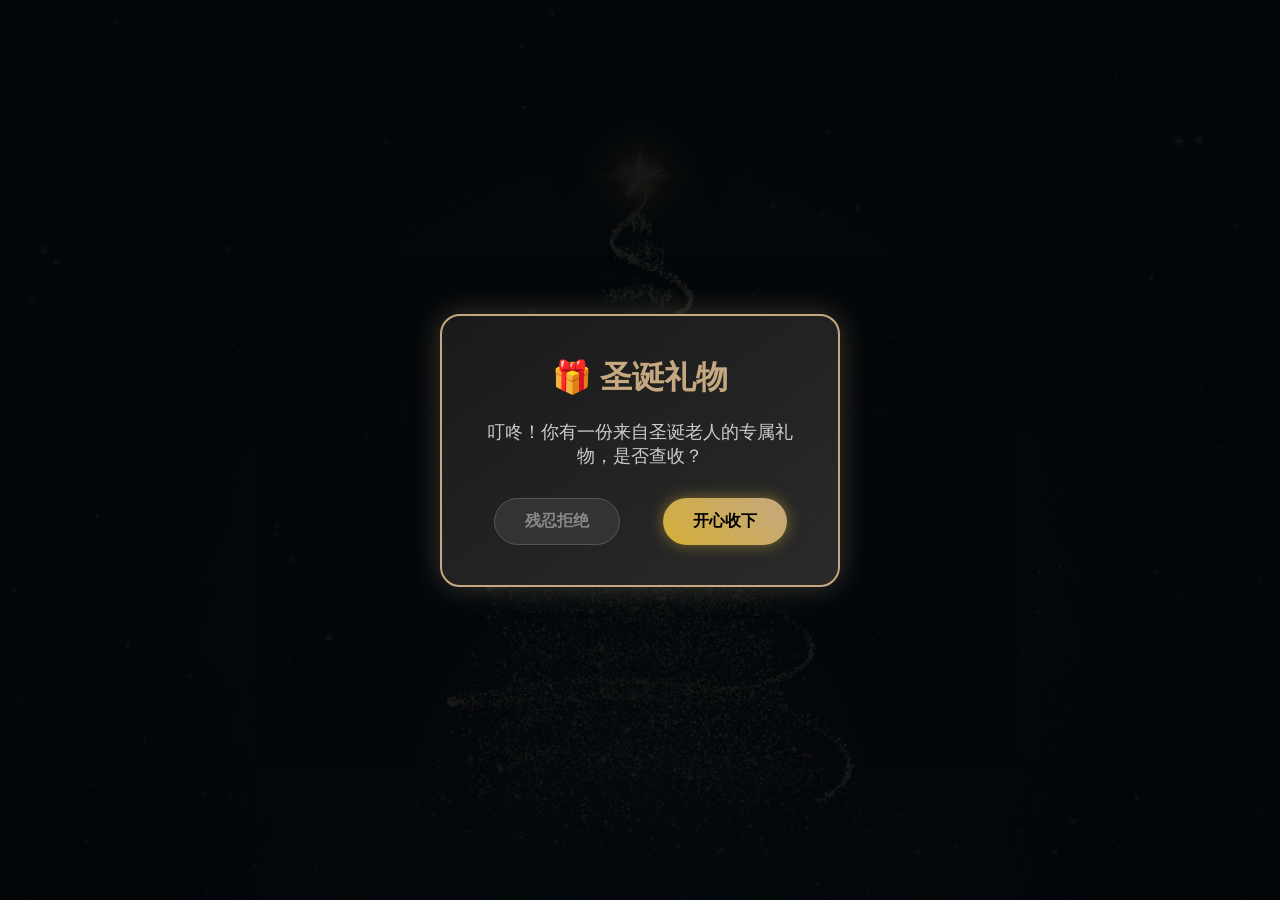
<file: index.html>
<!DOCTYPE html>
<html lang="zh-CN">

<head>
  <meta charset="UTF-8">
  <script>
    (() => {
      if (location.hash === "#tree") {
        history.replaceState(history.state, "", location.pathname + location.search);
        return;
      }
      const navigation = performance.getEntriesByType?.("navigation")[0];
      if (navigation && navigation.type !== "navigate") return;

      const now = Date.now();
      const trial = new URLSearchParams(location.search).get("try") === "winter-surprise"
        && now >= Date.parse("2026-11-23T07:29:00Z") && now < Date.parse("2026-11-23T08:00:00Z");
      const odds = trial ? 2 : 100000;
      const limit = Math.floor(2 ** 32 / odds) * odds;
      const word = new Uint32Array(1);
      // Discard the incomplete last bucket so every outcome has exactly equal weight.
      do {
        crypto.getRandomValues(word);
      } while (word[0] >= limit);
      if (word[0] % odds === 0) {
        location.replace(trial ? "./winter-surprise.html#trial-draw" : "./winter-surprise.html#draw");
        document.documentElement.hidden = true;
      }
    })();
  </script>
  <meta name="viewport" content="width=device-width, initial-scale=1.0">
  <title>🎄 圣诞树 🎄</title>
  <link rel="icon" href="data:,">
  <style>
    * {
      box-sizing: border-box;
      margin: 0;
      padding: 0;
    }

    body {
      margin: 0;
      height: 100vh;
      overflow: hidden;
      background: #050505;
      font-family: 'Segoe UI', Tahoma, Geneva, Verdana, sans-serif;
      color: #c5a880;
    }

    #three-canvas {
      display: block;
      position: absolute;
      top: 0;
      left: 0;
      width: 100%;
      height: 100%;
    }

    #start-modal {
      position: fixed;
      top: 0;
      left: 0;
      width: 100%;
      height: 100%;
      background: rgba(0, 0, 0, 0.95);
      z-index: 999;
      display: flex;
      flex-direction: column;
      justify-content: center;
      align-items: center;
      transition: opacity 1s ease;
    }

    .modal-content {
      background: linear-gradient(145deg, #1a1a1a, #2a2a2a);
      padding: 40px;
      border-radius: 20px;
      border: 2px solid #c5a880;
      box-shadow: 0 0 30px rgba(197, 168, 128, 0.3);
      text-align: center;
      max-width: 90%;
      width: 400px;
    }

    .modal-title {
      font-size: 2rem;
      color: #c5a880;
      margin-bottom: 20px;
      font-weight: bold;
    }

    .modal-text {
      font-size: 1.1rem;
      color: #ccc;
      margin-bottom: 30px;
    }

    .btn-group {
      display: flex;
      justify-content: space-around;
      gap: 20px;
      position: relative;
    }

    .btn {
      padding: 12px 30px;
      border: none;
      border-radius: 50px;
      font-size: 1rem;
      cursor: pointer;
      transition: all 0.3s ease;
      font-weight: bold;
      outline: none;
    }

    .btn-accept {
      background: linear-gradient(45deg, #d4af37, #c5a880);
      color: #000;
      box-shadow: 0 0 15px rgba(212, 175, 55, 0.5);
    }

    .btn-accept:hover {
      transform: scale(1.05);
      box-shadow: 0 0 25px rgba(212, 175, 55, 0.8);
    }

    .btn-reject {
      background: #333;
      color: #888;
      border: 1px solid #555;
    }

    /* 文本容器样式（保持原视觉效果） */
    .christmas-text-container {
      position: absolute;
      top: 10%;
      left: 50%;
      transform: translate(-50%, -50%);
      font-family: 'Brush Script MT', cursive;
      font-size: 4rem;
      background: linear-gradient(to bottom, #fff, #c5a880);
      -webkit-background-clip: text;
      -webkit-text-fill-color: transparent;
      text-shadow: 0 0 20px rgba(197, 168, 128, 0.5);
      z-index: 10;
      opacity: 0;
      pointer-events: none;
      text-align: center;
      width: 100%;
      transition: opacity 1s ease;
    }

    /* To刘媛：显示3秒 → 淡出隐藏（总时长4秒） */
    .fade-in-out {
      animation: fadeInOut 4s forwards ease-in-out;
    }

    /* Merry Christmas：基础淡入动画（无延迟，通过JS控制触发） */
    .fade-in {
      animation: fadeInText 3s forwards ease-in-out;
    }

    /* To刘媛动画：0→1秒淡入 → 1→3秒保持显示 → 3→4秒淡出 */
    @keyframes fadeInOut {
      0% { opacity: 0; transform: translate(-50%, -30%); }
      25% { opacity: 1; transform: translate(-50%, -50%); }
      75% { opacity: 1; transform: translate(-50%, -50%); }
      100% { opacity: 0; transform: translate(-50%, -50%); }
    }

    /* Merry Christmas基础淡入动画 */
    @keyframes fadeInText {
      0% { opacity: 0; transform: translate(-50%, -30%); }
      100% { opacity: 1; transform: translate(-50%, -50%); }
    }

    .loading {
      color: white;
      position: absolute;
      top: 50%;
      left: 50%;
      transform: translate(-50%, -50%);
      z-index: 100;
    }

    @media (max-width: 600px) {
      .modal-content { width: 90%; padding: 20px; }
      .modal-title { font-size: 1.5rem; }
      .christmas-text-container { font-size: 2.5rem; top: 10%; }
    }
    body {
      background:
        radial-gradient(ellipse at 50% 84%, #3d302332, transparent 29%),
        radial-gradient(ellipse at 50% 100%, #102936 0%, #08141d 33%, transparent 65%),
        radial-gradient(ellipse at 50% 48%, #252218, #080e10 44%, #03070b 76%);
    }
    #tree-star {
      --star-size: 36px;
      position: absolute;
      left: 50%;
      top: 20%;
      z-index: 1;
      pointer-events: none;
      width: var(--star-size);
      height: var(--star-size);
      transform: translate(-50%, -50%);
      filter: drop-shadow(0 0 4px #ffc86d) drop-shadow(0 0 16px #eaa23c99);
    }
    #tree-star::before, #tree-star::after {
      position: absolute;
      content: "";
      inset: 0;
    }
    #tree-star::before {
      background: conic-gradient(from -17deg, #fff8c7, #eaa43b 15%, #fff9d9 30%, #d18a3b 46%, #fff0ae 62%, #bd7634 76%, #fff4bd 94%);
      clip-path: polygon(50% 0%, 61% 35%, 99% 36%, 68% 59%, 81% 97%, 50% 74%, 19% 97%, 31% 59%, 1% 36%, 39% 35%);
    }
    #tree-star::after {
      inset: -90%;
      background:
        radial-gradient(ellipse 48% 1.8% at 50% 50%, #ffe9a699, transparent),
        radial-gradient(ellipse 1.3% 44% at 50% 50%, #fff6bf99, transparent),
        radial-gradient(ellipse at center, #fff5b86e, #dda54718 32%, transparent 67%);
    }
    #start-modal { background: #030609eb; }
    .btn:focus-visible { outline: 2px solid #ffe9b6; outline-offset: 3px; }
    @media (prefers-reduced-motion: reduce) {
      .btn, #start-modal { transition-duration: .01ms; }
    }

  </style>
</head>

<body>
  <div class="loading">加载中...</div>
  <canvas id="three-canvas" aria-label="金色粒子圣诞树"></canvas>
  <span id="tree-star" aria-hidden="true"></span>
  <div id="start-modal">
    <div class="modal-content">
      <div class="modal-title">🎁 圣诞礼物</div>
      <p class="modal-text">叮咚！你有一份来自圣诞老人的专属礼物，是否查收？</p>
      <div class="btn-group" id="btn-container">
        <button class="btn btn-reject" id="btn-no">残忍拒绝</button>
        <button class="btn btn-accept" id="btn-yes">开心收下</button>
      </div>
    </div>
  </div>

  <!-- 两个独立文本元素 -->
  <div class="christmas-text-container" id="text-to">To 刘媛</div>
  <div class="christmas-text-container" id="text-merry">Merry Christmas</div>
  
  <audio id="christmas-music" preload="none" loop>
    <source src="https://files.freemusicarchive.org/storage-freemusicarchive-org/music/no_curator/Dott/This_Christmas/Dott_-_01_-_This_Christmas.mp3" type="audio/mpeg">
    您的浏览器不支持音频元素。
  </audio>

  <script>
    // Geometry is uploaded once. Each grain carries its own size, phase and material.
    function startChristmasScene() {
      let canvas = document.getElementById('three-canvas');
      const reduced = matchMedia('(prefers-reduced-motion: reduce)').matches;
      const compact = innerWidth < 650;
      const tau = Math.PI * 2;
      const data = [];
      let seed = 8172421;
      function random() {
        seed = (Math.imul(1664525, seed) + 1013904223) >>> 0;
        return seed / 4294967296;
      }
      function grain(x, y, z, color, diameter, type, brightness) {
        data.push(x, y, z, color[0], color[1], color[2], diameter, random() * tau, type, brightness);
      }
      const pine = [[.18,.46,.32], [.33,.63,.4], [.56,.65,.34], [.85,.69,.36], [1,.88,.59]];
      const gold = [[1,.60,.20], [1,.78,.38], [1,.89,.61], [1,.95,.79]];
      const baubles = [[1,.25,.24], [.96,.47,.27], [.28,.76,.69], [1,.82,.45]];
      const radius = depth => .345 * Math.pow(depth, .9) + .004;

      for (let tier = 0; tier < 17; tier++) {
        const depth = (tier + .65) / 17;
        const branches = Math.floor(7 + depth * 20);
        for (let branch = 0; branch < branches; branch++) {
          const phi = branch / branches * tau + tier * 2.4 + (random() - .5) * .17;
          const length = radius(depth) * (.84 + random() * .18);
          const drift = (random() - .5) * .026;
          const n = Math.ceil((compact ? 36 : 62) + depth * (compact ? 56 : 105));
          for (let i = 0; i < n; i++) {
            const u = .035 + .965 * Math.pow(random(), .72);
            const side = random() * 2 - 1;
            const wing = Math.sin(u * Math.PI) * (.48 + .52 * ((u * 12) % 1));
            const off = side * wing * (.007 + length * .24);
            const height = 1 - depth + drift - .036 * u + .016 * u ** 6 + (random() - .5) * (.014 + depth * .028);
            const illum = random() + .56 * u + .16 * Math.cos(phi);
            const shade = Math.max(0, Math.min(4, Math.floor(illum * 2.7)));
            grain(Math.cos(phi) * length * u - Math.sin(phi) * off, height,
              Math.sin(phi) * length * u + Math.cos(phi) * off, pine[shade],
              1.1 + random() ** 2.6 * 3.1, 0, .41 + .53 * u + random() * .32);
          }
        }
      }

      const ribbonCount = compact ? 3900 : 7300;
      for (let i = 0; i < ribbonCount; i++) {
        const t = Math.pow(random(), .83);
        const phi = t * tau * 5.06 + .7;
        const strand = i % 3;
        const a = phi + .026 * strand + (random() - .5) * .064;
        const r = radius(t) * 1.044 + .002 * strand + (random() - .5) * (.002 + t * .008);
        const y = 1.006 - t - Math.sin(phi * 2) * .016 * t + (strand - 1) * .003 + (random() - .5) * .007;
        grain(Math.cos(a) * r, y, Math.sin(a) * r, gold[i % 4], 1.3 + random() ** 2 * 2.8, 1, .62 + random() * .38);
      }
      for (let i = 0; i < (compact ? 160 : 280); i++) {
        const t = .075 + .9 * Math.sqrt(random());
        const a = random() * tau;
        const r = radius(t) * (.89 + random() * .13);
        grain(Math.cos(a) * r, 1 - t, Math.sin(a) * r, baubles[i % 4],
          3.1 + random() ** 2 * 5.5, 2, .8 + random() * .2);
      }
      for (let i = 0; i < (compact ? 2200 : 5200); i++) {
        const a = random() * tau;
        const near = i % 4 === 0;
        const r = near ? .14 + random() * .32 : Math.sqrt(random()) * 2.7;
        const color = near && random() < .64 ? [.95,.72,.4] : [.26,.64,.96];
        grain(Math.cos(a) * r, -.056 + random() * .019, Math.sin(a) * r,
          color, .95 + random() ** 2.8 * 4.6, 3, (near ? .83 : .68) * (.43 + random()));
      }
      for (let i = 0; i < (compact ? 165 : 340); i++) {
        grain(random(), random(), random(), [.81,.91,1], 1.2 + random() ** 4 * 8.3, 4, .43 + random() * .58);
      }
      const points = new Float32Array(data);
      const view = { width: 0, height: 0, unit: 0, base: 0, dpr: 1 };
      const star = document.getElementById('tree-star');
      let gl;
      try {
        gl = canvas.getContext('webgl', { alpha: true, antialias: false, depth: false, premultipliedAlpha: true });
      } catch {
        gl = null;
      }
      let draw;
      if (gl) {
        const vertex = `
          precision highp float;
          attribute vec3 position;
          attribute vec3 tint;
          attribute vec4 grain;
          uniform vec4 view;
          uniform vec4 motion;
          varying mediump vec3 color;
          varying mediump vec2 kind;
          void main() {
            float t = motion.x;
            float shape = grain.z;
            float wave = .5 + .5 * sin(grain.y + t * 1.7);
            vec2 screen;
            float scale;
            float shine;
            if (shape > 3.5) {
              scale = .65 + position.z;
              screen = vec2(fract(position.x + sin(t * .15 + grain.y) * .008) * view.x,
                            fract(position.y + t * (.012 + position.z * .018)) * view.y);
              shine = grain.w * (.63 + .37 * wave);
            } else {
              vec3 p = position;
              float a = shape < 2.5 ? motion.y : 0.0;
              float x = p.x * cos(a) + p.z * sin(a);
              float z = p.z * cos(a) - p.x * sin(a);
              scale = 3.4 / (3.4 - z * .55);
              screen = vec2(view.x * .5 + x * scale * view.z,
                       view.w - (p.y - z * .21) * scale * view.z);
              shine = grain.w * clamp(.82 + .53 * z,.43,1.2) * (.79 + .21 * wave);
              if (shape > .5 && shape < 1.5) {
                float pulse = .5 + .5 * cos(t * 1.95 - p.y * 15.5);
                shine *= .83 + .61 * pow(pulse, 5.0);
              }
            }
            gl_Position = vec4(screen.x * 2.0 / view.x - 1.0,1.0 - screen.y * 2.0 / view.y,0.0,1.0);
            gl_PointSize = max(1.0,grain.x * scale * motion.z * motion.w);
            color = tint * shine;
            kind = vec2(shape, grain.y);
          }`;
        const fragment = `
          precision mediump float;
          varying mediump vec3 color;
          varying mediump vec2 kind;
          void main() {
            vec2 p = gl_PointCoord * 2.0 - 1.0;
            float ds = dot(p,p);
            float light = exp(-3.5 * ds) * (1.0 - smoothstep(.50,1.0,ds));
            if (kind.x > 1.5 && kind.x < 2.5) {
              light += .52 * exp(-15. * ds) + .18 * exp(-18.*min(abs(p.x),abs(p.y))) * (1.-smoothstep(.35,1.,ds));
            }
            if (kind.x > 3.5) {
              float r = sqrt(ds);
              float arm = pow(abs(cos(3.0 * atan(p.y, p.x + .00001) + kind.y)), 8.0);
              light = (.58 * exp(-5.0 * ds) + .67 * arm) * (1.0 - smoothstep(.42, .98, r));
            }
            vec3 rgb = color * light;
            gl_FragColor = vec4(rgb, max(max(rgb.r, rgb.g),rgb.b));
          }`;
        function compile(type, code) {
          const shader = gl.createShader(type);
          gl.shaderSource(shader, code);
          gl.compileShader(shader);
          return shader;
        }
        const program = gl.createProgram();
        gl.attachShader(program, compile(gl.VERTEX_SHADER, vertex));
        gl.attachShader(program, compile(gl.FRAGMENT_SHADER, fragment));
        gl.linkProgram(program);
        if (gl.getProgramParameter(program, gl.LINK_STATUS)) {
          gl.useProgram(program);
          gl.bindBuffer(gl.ARRAY_BUFFER, gl.createBuffer());
          gl.bufferData(gl.ARRAY_BUFFER, points, gl.STATIC_DRAW);
          for (const [name, size, offset] of [['position',3,0], ['tint',3,3], ['grain',4,6]]) {
            const attribute = gl.getAttribLocation(program, name);
            gl.enableVertexAttribArray(attribute);
            gl.vertexAttribPointer(attribute, size, gl.FLOAT, false, 40, offset * 4);
          }
          const viewLocation = gl.getUniformLocation(program, 'view');
          const motionLocation = gl.getUniformLocation(program, 'motion');
          gl.enable(gl.BLEND);
          gl.blendFunc(gl.ONE, gl.ONE);
          gl.clearColor(0,0,0,0);
          draw = time => {
            gl.viewport(0, 0, canvas.width, canvas.height);
            gl.clear(gl.COLOR_BUFFER_BIT);
            gl.uniform4f(viewLocation, view.width, view.height, view.unit, view.base);
            gl.uniform4f(motionLocation, time, time * .095 + .47, view.dpr, Math.max(.78, Math.min(1.36, view.unit / 505)));
            gl.drawArrays(gl.POINTS, 0, points.length / 10);
          };
        }
      }
      function useCanvas() {
        if (gl) {
          const replacement = canvas.cloneNode(false);
          canvas.replaceWith(replacement);
          canvas = replacement;
        }
        const ctx = canvas.getContext('2d');
        const colors = [];
        for (let i = 0; i < points.length; i += 10) {
          colors.push('rgb(' + [3,4,5].map(k => Math.round(255 * points[i + k])).join(',') + ')');
        }
        draw = time => {
          ctx.setTransform(view.dpr,0,0,view.dpr,0,0);
          ctx.clearRect(0,0,view.width,view.height);
          ctx.globalCompositeOperation = 'lighter';
          const a = time * .095 + .47;
          const c = Math.cos(a), s = Math.sin(a);
          for (let i = 0; i < points.length; i += 20) {
            const x = points[i], y = points[i + 1], z = points[i + 2];
            const phase = points[i + 7], kind = points[i + 8];
            const depth = kind < 2.5 ? z * c - x * s : z;
            const scale = 3.4 / (3.4 - depth * .55);
            let sx = view.width * .5 + (kind < 2.5 ? x * c + z * s : x) * scale * view.unit;
            let sy = view.base - (y - depth * .21) * scale * view.unit;
            if (kind === 4) {
              sx = (x + Math.sin(time * .15 + phase) * .008) * view.width;
              sy = ((y + time * (.012 + z * .018)) % 1) * view.height;
            }
            const size = Math.max(.55, Math.min(4.5, points[i + 6] * .59 * scale * Math.max(.75,view.unit / 505)));
            ctx.fillStyle = colors[i / 10];
            ctx.globalAlpha = Math.min(1, points[i + 9] * (.77 + .23 * Math.sin(phase + time * 1.7)));
            ctx.fillRect(sx - size / 2, sy - size / 2, size, size);
          }
          ctx.globalAlpha = 1;
        };
      }
      if (!draw) useCanvas();
      if (gl) canvas.addEventListener('webglcontextlost', () => { useCanvas(); resize(); }, { once: true });
      let elapsed = 0, previous = 0, frame = 0, opened = false;
      function resize() {
        view.width = innerWidth;
        view.height = innerHeight;
        view.dpr = Math.min(devicePixelRatio || 1, compact ? 1.55 : 1.8);
        view.unit = Math.min(view.height * .645, view.width * 1.06);
        view.base = view.height * .525 + view.unit * .51;
        canvas.width = Math.round(view.width * view.dpr);
        canvas.height = Math.round(view.height * view.dpr);
        star.style.top = (view.base - view.unit * 1.021) + 'px';
        star.style.setProperty('--star-size', Math.max(25, view.unit * .079) + 'px');
        draw(elapsed);
      }
      function animate(stamp) {
        frame = 0;
        if (document.hidden || !opened) { previous = 0; return; }
        if (!gl && previous && stamp - previous < 32) {
          frame = requestAnimationFrame(animate);
          return;
        }
        elapsed += previous ? Math.min(.08, (stamp - previous) / 1000) : 0;
        previous = stamp;
        draw(elapsed);
        if (!reduced) frame = requestAnimationFrame(animate);
      }
      resize();
      document.getElementById('btn-yes').addEventListener('click', () => {
        opened = true;
        if (!reduced && !frame) frame = requestAnimationFrame(animate);
      }, { once: true });
      addEventListener('resize', resize);
      document.addEventListener('visibilitychange', () => {
        if (document.hidden) { cancelAnimationFrame(frame); frame = 0; previous = 0; }
        else if (opened && !frame && !reduced) frame = requestAnimationFrame(animate);
      });
      document.querySelector('.loading').style.display = 'none';
    }

    const modal = document.getElementById('start-modal');
    const btnYes = document.getElementById('btn-yes');
    const btnNo = document.getElementById('btn-no');
    const textTo = document.getElementById('text-to');
    const textMerry = document.getElementById('text-merry');
    const christmasMusic = document.getElementById('christmas-music');

    btnNo.addEventListener('mouseenter', moveButton);
    btnNo.addEventListener('click', () => {
        alert("骗你的，其实点了也没用！🎄🎄🎄");
    });

    function moveButton() {
        if(window.innerWidth < 768) return;
        const x = Math.random() * 100 - 50;
        const y = Math.random() * 100 - 50;
        btnNo.style.transform = `translate(${x}px, ${y}px)`;
    }

    btnYes.addEventListener('click', () => {
        modal.style.opacity = '0';
        christmasMusic.play().catch(e => console.log("自动播放被阻止:", e));

        setTimeout(() => {
            modal.style.display = 'none';
            // 1. 先触发To刘媛的显示+隐藏动画（总时长4秒）
            textTo.classList.add('fade-in-out');
            
            // 2. 延迟4秒（To刘媛完全消失后），触发Merry Christmas的显示动画
            setTimeout(() => {
              textMerry.classList.add('fade-in');
            }, 4000); // 4000毫秒 = To刘媛动画总时长
        }, 1000);
    });

    startChristmasScene();
  </script>
</body>
</html>
</file>
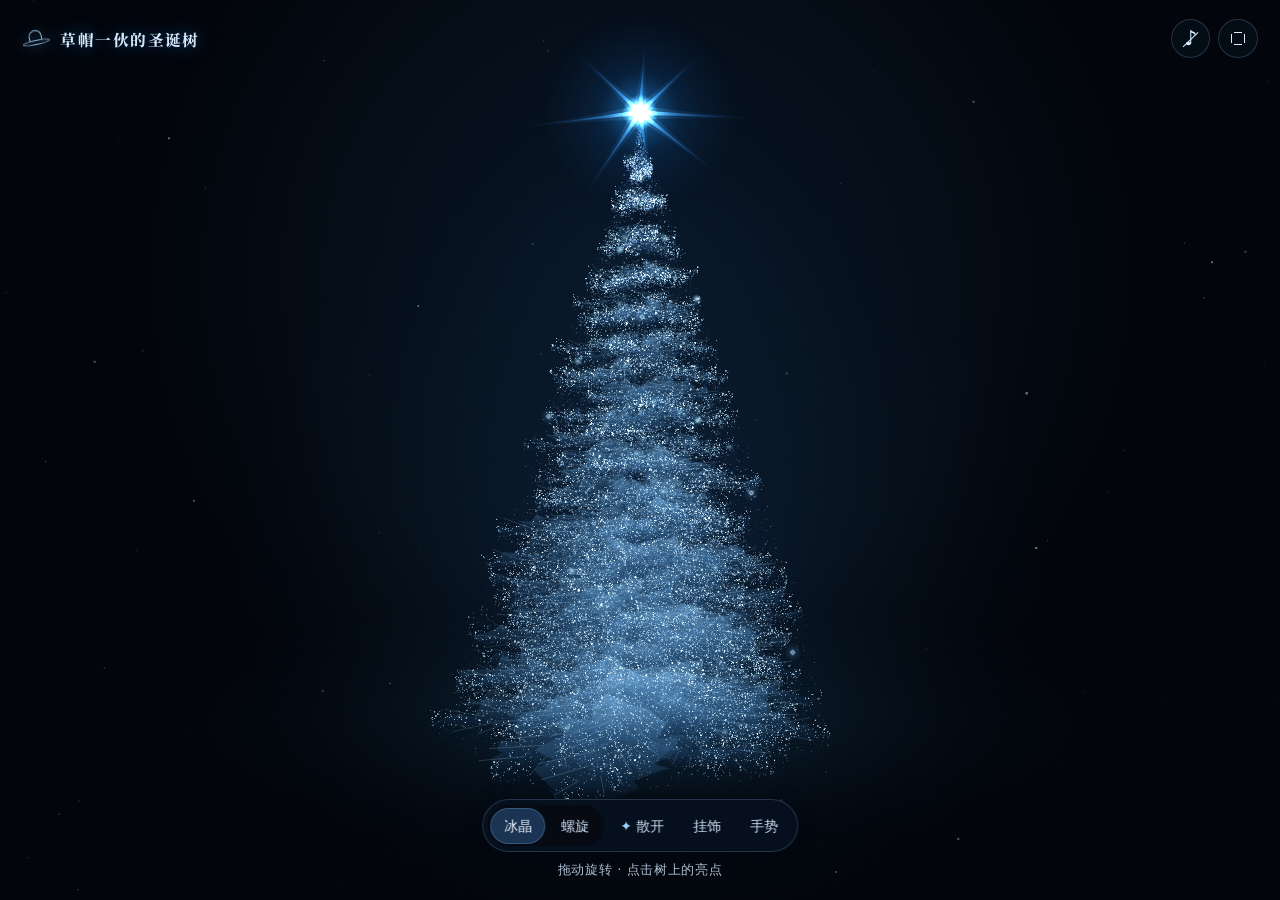
<file: straw-hat/index.html>
<!doctype html>
<html lang="zh-CN">
<head>
  <meta charset="utf-8">
  <meta name="viewport" content="width=device-width, initial-scale=1, viewport-fit=cover">
  <meta name="theme-color" content="#02050b">
  <meta name="description" content="冰蓝雪松和白色粒子螺旋。转动圣诞树，点开草帽一伙的十枚挂饰。">
  <title>草帽一伙的圣诞树 · 桑尼号圣诞夜</title>
  <link rel="icon" href="data:,">
  <link rel="stylesheet" href="./style.css">
  <script src="./ice-particles.js" defer></script>
  <script src="./scene.js" defer></script>
  <script src="./camera.js" defer></script>
  <script src="./app.js" defer></script>
</head>
<body>
  <div class="page">
    <header class="masthead">
      <h1 class="deck-name">
        <span class="hat-mark" aria-hidden="true"></span>
        草帽一伙的圣诞树
      </h1>
      <div class="masthead-actions">
        <button id="sound" class="round-button" type="button" title="开启音乐" aria-label="开启音乐" aria-pressed="false"><span class="music-icon" aria-hidden="true">♪</span></button>
        <button id="present" class="round-button" type="button" title="全屏展示" aria-label="全屏展示" aria-pressed="false"><span class="frame-icon" aria-hidden="true"></span></button>
      </div>
    </header>

    <main>
      <section id="stage" class="stage" aria-label="旋转圣诞树" tabindex="0" aria-describedby="stage-help">
        <canvas id="night" aria-hidden="true"></canvas>
        <canvas id="ice-cloud" aria-hidden="true"></canvas>
        <canvas id="tree" aria-hidden="true"></canvas>
        <img id="tree-poster" class="tree-poster" src="./ice-poster.jpg" alt="" aria-hidden="true">
        <div id="ornaments" class="ornaments" role="group" aria-label="船员挂饰"></div>
      </section>
      <div class="controls-area">
        <p id="feedback" class="feedback" role="status" hidden></p>
        <div class="controls">
          <div class="tree-shapes" role="group" aria-label="圣诞树形态">
            <button id="frost" class="pill" type="button" aria-pressed="true">冰晶</button>
            <button id="spiral" class="pill" type="button" aria-pressed="false">螺旋</button>
          </div>
          <button id="scatter" class="pill" type="button" aria-pressed="false"><span class="spark-icon" aria-hidden="true">✦</span><span>散开</span></button>
          <button id="crew-toggle" class="pill" type="button" aria-expanded="false" aria-controls="crew-gallery">挂饰</button>
          <button id="camera" class="pill" type="button" aria-pressed="false" aria-controls="camera-panel"><span>手势</span></button>
        </div>
        <p class="stage-help" id="stage-help">拖动旋转 · 点击树上的亮点</p>
      </div>
      <aside class="camera-panel" id="camera-panel" hidden aria-label="手势控制">
        <video id="camera-preview" muted playsinline hidden aria-label="本机摄像头预览"></video>
        <div>
          <p id="camera-status" role="status">正在开启手势控制</p>
          <p class="gesture-help" id="gesture-help" hidden>张手散开 · 握拳聚合 · 捏合选挂饰</p>
          <div id="camera-recovery" class="camera-recovery" hidden>
            <p>在地址栏左侧打开站点设置，把「摄像头」改为「询问」或「允许」，再回来重试。</p>
            <div class="camera-recovery-actions">
              <button id="camera-retry" class="pill" type="button">重试授权</button>
              <button id="camera-dismiss" class="pill" type="button">关闭</button>
            </div>
          </div>
        </div>
      </aside>
    </main>

    <section class="crew" id="crew-gallery" aria-labelledby="crew-heading" hidden>
      <div class="crew-header">
        <h2 id="crew-heading">草帽一伙</h2>
        <button class="round-button close-collection" id="close-collection" aria-label="关闭挂饰列表" type="button">×</button>
      </div>
      <div id="crew-list" class="crew-list" aria-label="船员挂饰"></div>
    </section>
  </div>

  <dialog class="crew-dialog" id="crew-dialog" aria-labelledby="crew-name">
    <article class="crew-card">
      <button class="round-button close-card" id="close-card" aria-label="关闭祝福" type="button" autofocus>×</button>
      <div id="crew-portrait" class="portrait featured" aria-hidden="true"></div>
      <p id="crew-role" class="role"></p>
      <h2 id="crew-name"></h2>
      <p id="crew-message" class="blessing"></p>
      <button class="pill" id="next-card" type="button">下一位伙伴</button>
    </article>
  </dialog>
  <noscript>开启 JavaScript 后，就可以转动圣诞树和查看船员挂饰。</noscript>
</body>
</html>
</file>
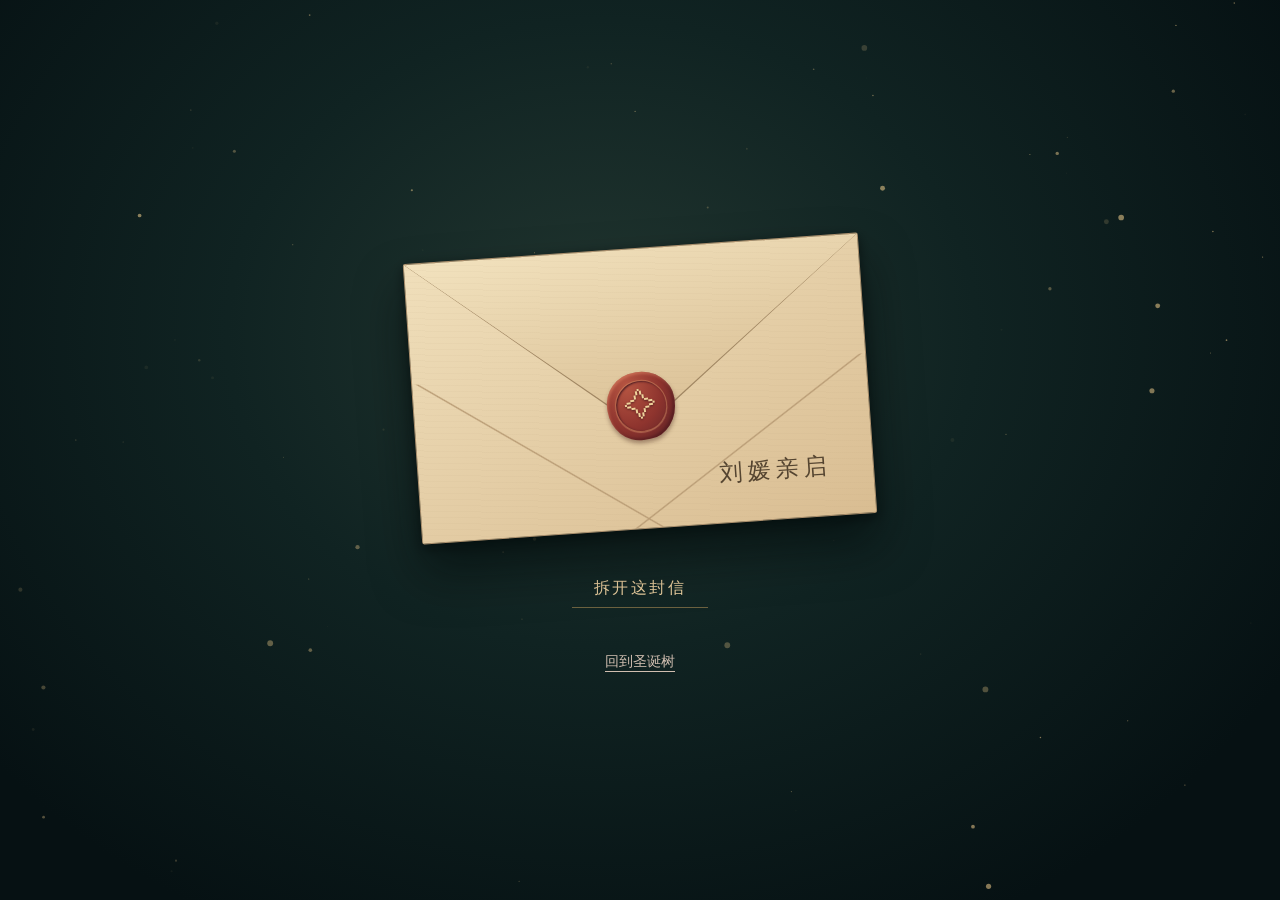
<file: winter-letter.html>
<!doctype html>
<html lang="zh-CN">
<head>
  <meta charset="utf-8">
  <meta name="viewport" content="width=device-width, initial-scale=1">
  <meta name="theme-color" content="#0a1717">
  <meta name="robots" content="noindex, nofollow">
  <title>藏在树梢的信</title>
  <link rel="icon" href="data:,">
  <style>
    :root {
      color-scheme: dark;
      --serif: "Songti SC", "STSong", "Noto Serif CJK SC", SimSun, Georgia, serif;
      --sans: system-ui, "Microsoft YaHei", sans-serif;
      --gold: #dfbc7b;
    }
    *, *::before, *::after { box-sizing: border-box; }
    body {
      margin: 0;
      color: #eee3c9;
      background: radial-gradient(ellipse at 47% 37%, #223630 0%, #102322 39%, #061113 83%);
      font-family: var(--sans);
    }
    #starlight { position: fixed; inset: 0; width: 100%; height: 100%; pointer-events: none; }
    main {
      position: relative;
      min-height: 100vh;
      min-height: 100svh;
      display: flex;
      flex-direction: column;
      align-items: center;
      justify-content: center;
      gap: clamp(1.4rem, 4vh, 2.5rem);
      padding: max(2.5rem, env(safe-area-inset-top)) 1.25rem max(1.5rem, env(safe-area-inset-bottom));
    }
    details { position: relative; width: min(100%, 32rem); }
    summary {
      display: block;
      width: 100%;
      list-style: none;
      cursor: pointer;
      -webkit-tap-highlight-color: transparent;
      touch-action: manipulation;
    }
    summary::-webkit-details-marker { display: none; }
    summary:focus-visible, .back:focus-visible { outline: 2px solid #f4d295; outline-offset: .4rem; border-radius: .3rem; }
    .parcel { display: grid; justify-items: center; gap: 2.5rem; padding-top: .7rem; }
    .envelope-art {
      position: relative;
      display: block;
      width: min(91%, 28.5rem);
      aspect-ratio: 1.62;
      transform: rotate(-4deg);
      background: linear-gradient(143deg, #e1c89d, #c0a071);
      border: 1px solid #ad906d;
      border-radius: .14rem;
      box-shadow: 0 1.8rem 3rem #02080894, 0 .25rem .75rem #030b0b7d;
      transition: transform .35s ease, box-shadow .35s ease;
      isolation: isolate;
    }
    summary:hover .envelope-art, summary:focus-visible .envelope-art {
      transform: translateY(-.25rem) rotate(-2deg);
      box-shadow: 0 2.3rem 3.3rem #02080891, 0 0 2rem #eac17b14;
    }
    .envelope-art::before {
      content: "";
      position: absolute;
      inset: 0;
      background:
        linear-gradient(34deg, transparent 49.5%, #b99c75 50%, transparent 50.5%) 0 100%/54% 57% no-repeat,
        linear-gradient(-34deg, transparent 49.5%, #b99c75 50%, transparent 50.5%) 100% 100%/54% 57% no-repeat,
        linear-gradient(154deg,#f0dfbb,#d9bd92);
    }
    .envelope-art::after, .paper::after {
      content: "";
      position: absolute;
      inset: 0;
      pointer-events: none;
      opacity: .25;
      background: repeating-linear-gradient(5deg, transparent 0 2px, #a58d6933 2px 3px, transparent 3px 6px);
    }
    .flap {
      position: absolute;
      inset: 0 0 35%;
      background: #a08662;
      clip-path: polygon(0 0, 100% 0, 50% 100%);
    }
    .flap::after {
      content: "";
      position: absolute;
      inset: 0 0 2px;
      clip-path: polygon(0 0, 100% 0, 50% 100%);
      background: linear-gradient(169deg,#f2e2be,#d8bd92 91%);
    }
    .seal {
      position: absolute;
      z-index: 1;
      left: 50%;
      top: 56%;
      transform: translate(-50%,-50%) rotate(-5deg);
      display: grid;
      place-items: center;
      width: 15%;
      aspect-ratio: 1;
      border-radius: 47% 50% 44% 46% / 47% 45% 52% 49%;
      background: radial-gradient(ellipse at 33% 18%,#b65542,#8e342e 53%,#632427 88%);
      box-shadow: inset 1px 2px 3px #f49a7470, inset -2px -2px 3px #4a171c99, 0 3px 4px #50312475;
    }
    .seal::before {
      content: "";
      position: absolute;
      inset: 12%;
      border-radius: 50%;
      border: 1px solid #d798696f;
      box-shadow: inset 1px 1px 2px #4d1d22, 0 1px 1px #d8916d88;
    }
    .seal::after {
      content: "✧";
      color: #efd29b;
      font: 2rem/1 Georgia, serif;
      text-shadow: 0 1px 2px #582222;
    }
    .addressee {
      position: absolute;
      right: 9%;
      bottom: 12%;
      color: #544430;
      font: 500 clamp(1.05rem, 4vw, 1.45rem)/1.4 var(--serif);
      letter-spacing: .22em;
    }
    .invitation {
      padding: .5rem 1.35rem;
      border-bottom: 1px solid #be995b88;
      color: #edd1a1;
      font-size: 1rem;
      letter-spacing: .16em;
    }
    .fold-again { display: none; }
    details[open] .parcel { display: none; }
    details[open] summary {
      position: absolute;
      z-index: 2;
      top: .65rem;
      right: .65rem;
      width: auto;
      padding: .6rem .7rem;
      color: #746242;
      font-size: .84rem;
    }
    details[open] summary:focus-visible { outline-color: #865d39; }
    details[open] .fold-again { display: inline; }
    .paper {
      position: relative;
      padding: clamp(2.4rem, 8vw, 3.85rem) clamp(1.4rem, 7vw, 3.2rem) 2.3rem;
      background: linear-gradient(122deg,#f7efdb,#ecdfbd);
      border: 1px solid #e6d1a9;
      box-shadow: 0 1.4rem 3.5rem #020a0a99;
      color: #403b31;
      font: 1.04rem/1.95 var(--serif);
    }
    details[open] .paper { animation: unfold .5s ease-out both; }
    .paper::before {
      content: "";
      position: absolute;
      inset: .48rem;
      pointer-events: none;
      border: 1px solid #baa2715e;
    }
    .paper > * { position: relative; z-index: 1; }
    h1 { margin: 0 0 1rem; font: 600 clamp(1.4rem,5vw,1.9rem)/1.5 var(--serif); }
    .paper p { margin: .9rem 0; }
    .paper .confession {
      margin: 1.3rem 0;
      color: #8b3433;
      font-size: clamp(1.65rem,6vw,2.2rem);
      font-weight: 600;
      letter-spacing: .08em;
    }
    .paper .closing { margin: 1rem 0 .1rem; text-align: right; color: #6a5842; }
    .back { padding: .5rem .6rem; color: #d0beb0; text-underline-offset: .32em; font-size: .9rem; }
    .back:hover { color: #f6dbad; }
    @keyframes unfold {
      from { opacity: 0; transform: translateY(.8rem) rotate(-1.4deg); }
      to { opacity: 1; transform: none; }
    }
    @media (max-width: 440px) {
      main { padding-inline: 1rem; }
      .seal::after { font-size: 1.6rem; }
    }
    @media (prefers-reduced-motion: reduce) {
      *, *::before, *::after { animation: none !important; transition: none !important; }
    }
  </style>
</head>
<body>
  <canvas id="starlight" aria-hidden="true"></canvas>
  <main>
    <details id="envelope">
      <summary id="open-letter">
        <span class="parcel">
          <span class="envelope-art" aria-hidden="true">
            <span class="flap"></span>
            <span class="seal"></span>
            <span class="addressee">刘媛亲启</span>
          </span>
          <span class="invitation">拆开这封信</span>
        </span>
        <span class="fold-again">收好信纸</span>
      </summary>
      <article id="letter" class="paper" aria-labelledby="salutation">
        <h1 id="salutation">刘媛，</h1>
        <p>要是今年能许一个小愿望，我想和你一起去看灯。天刚暗就出门，沿着亮起来的那条路慢慢走。</p>
        <p>其实去哪条街都好。我最期待的，是转过头时正好能看见你。</p>
        <p class="confession">我喜欢你。</p>
        <p>这句话藏在树上有一会儿了。很高兴，今晚拆开它的人是你。</p>
        <p class="closing">圣诞快乐。</p>
      </article>
    </details>
    <a class="back" href="./#tree">回到圣诞树</a>
  </main>
  <script>
    (() => {
      const canvas = document.getElementById("starlight");
      const ink = canvas.getContext("2d");
      if (!ink) return;
      const motion = matchMedia("(prefers-reduced-motion: reduce)");
      let width, height, frame, last = -100, time = 0;
      const beads = Array.from({ length: 80 }, () => ({
        x: Math.random(), y: Math.random(), radius: .5 + Math.random() ** 3 * 2.5,
        phase: Math.random() * Math.PI * 2, drift: .5 + Math.random() * .5
      }));
      function draw(now) {
        frame = 0;
        if (now - last >= 32 || motion.matches) {
          time += motion.matches ? 0 : Math.min((now - last) / 1000, .05);
          last = now;
          ink.clearRect(0, 0, width, height);
          ink.fillStyle = "#f3cf8e";
          for (const bead of beads) {
            const x = bead.x * width + Math.sin(time * .14 + bead.phase) * 9;
            const y = ((bead.y + time * .005 * bead.drift) % 1) * height;
            ink.globalAlpha = .3 + .25 * Math.sin(time * .8 + bead.phase);
            ink.beginPath();
            ink.arc(x, y, bead.radius, 0, Math.PI * 2);
            ink.fill();
          }
          ink.globalAlpha = 1;
        }
        if (!motion.matches && !document.hidden) frame = requestAnimationFrame(draw);
      }
      function resize() {
        if (frame) cancelAnimationFrame(frame);
        width = canvas.clientWidth;
        height = canvas.clientHeight;
        const scale = Math.min(1.75, devicePixelRatio || 1);
        canvas.width = Math.round(width * scale);
        canvas.height = Math.round(height * scale);
        ink.setTransform(scale, 0, 0, scale, 0, 0);
        last = -100;
        draw(performance.now());
      }
      window.addEventListener("resize", resize);
      motion.addEventListener?.("change", resize);
      document.addEventListener("visibilitychange", resize);
      resize();
    })();
  </script>
</body>
</html>
</file>
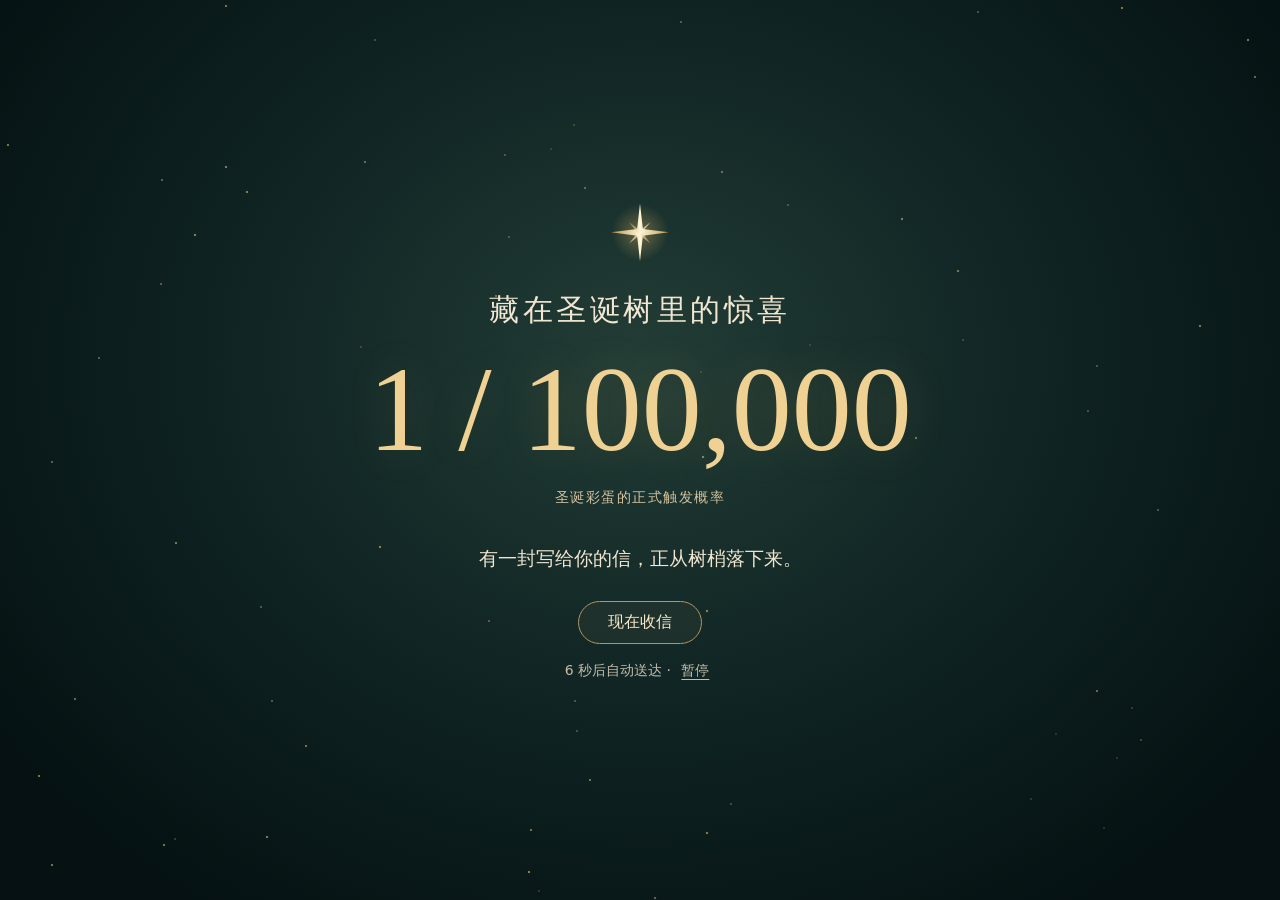
<file: winter-surprise.html>
<!doctype html>
<html lang="zh-CN">
<head>
  <meta charset="utf-8">
  <meta name="viewport" content="width=device-width, initial-scale=1">
  <meta name="theme-color" content="#091818">
  <meta name="robots" content="noindex,nofollow">
  <link rel="icon" href="data:,">
  <title>十万分之一的圣诞来信</title>
  <style>
    :root { color-scheme: dark; font-family: "Songti SC", "STSong", SimSun, Georgia, serif; }
    * { box-sizing: border-box; }
    body {
      margin: 0; min-height: 100vh; min-height: 100svh; display: grid; place-items: center;
      padding: 2rem 1rem; text-align: center; color: #f1e6d1;
      background: radial-gradient(ellipse at 50% 40%, #233d36, #102524 43%, #051112 87%);
    }
    main { position: relative; width: min(100%, 46rem); }
    .stars { position: fixed; inset: 0; overflow: hidden; pointer-events: none; }
    .stars i { position: absolute; width: 2px; height: 2px; border-radius: 50%; background: #f0d294; box-shadow: 0 0 5px #e9af677a; }
    .spark {
      position: relative; display: block; height: 3.6rem; width: 3.6rem; margin: 0 auto 1.8rem;
      background: radial-gradient(circle, #ffecb8 2%, #f1bf6649 15%, transparent 70%);
    }
    .spark::before, .spark::after {
      content: ""; position: absolute; inset: 0;
      background: linear-gradient(90deg, #b78f48, #fff6d6 50%, #bd964e);
      clip-path: polygon(50% 0,55% 44%,100% 50%,55% 56%,50% 100%,45% 56%,0 50%,45% 44%);
    }
    .spark::after { transform: rotate(45deg) scale(.53); opacity: .65; }
    h1 { margin: 0; font-size: clamp(1.23rem, 3.2vw, 1.85rem); font-weight: 500; letter-spacing: .12em; }
    .odds { margin: .7rem 0 0; font: 400 clamp(3.1rem, 10.8vw, 7.5rem)/1.14 Georgia, serif; color: #efd194; text-shadow: 0 0 2.7rem #e4ba632c; white-space: nowrap; }
    .caption, .trial, .delivery { font: .875rem/1.6 system-ui, sans-serif; }
    .caption { margin: .45rem 0 0; color: #d5c3a0; letter-spacing: .11em; }
    .trial { margin: .3rem 0 0; color: #decaa8; }
    .note { margin: 2.1rem 0 1.5rem; font-size: clamp(1rem, 3vw, 1.2rem); line-height: 1.8; }
    .receive {
      display: inline-block; border: 1px solid #b3955e; border-radius: 3rem; padding: .65rem 1.8rem;
      color: #f7e9c9; background: #dac1850c; font-size: 1rem; text-decoration: none;
    }
    .receive:hover, .receive:focus-visible { background: #dec18620; outline: 1px solid #efd49a; outline-offset: 3px; }
    .delivery { margin-top: .85rem; color: #c3bca9; }
    .delivery button { border: 0; background: transparent; color: inherit; font: inherit; text-decoration: underline; text-underline-offset: .23rem; cursor: pointer; }
    @media (prefers-reduced-motion: no-preference) {
      main { animation: reveal .8s ease-out both; }
      @keyframes reveal { from { opacity: 0; transform: translateY(.45rem); } to { opacity: 1; transform: none; } }
    }
  </style>
</head>
<body>
  <div class="stars" aria-hidden="true"></div>
  <main>
    <span class="spark" aria-hidden="true"></span>
    <h1 id="draw-heading">藏在圣诞树里的惊喜</h1>
    <p class="odds">1 / 100,000</p>
    <p class="caption">圣诞彩蛋的正式触发概率</p>
    <p class="trial" id="trial-note" hidden>本次体验的抽中概率为 1 / 2</p>
    <p class="note">有一封写给你的信，正从树梢落下来。</p>
    <a id="receive-letter" class="receive" href="./winter-letter.html?v=surprise">现在收信</a>
    <p class="delivery" id="delivery" hidden><span id="delivery-status">6 秒后自动送达</span> · <button type="button" id="pause">暂停</button></p>
  </main>
  <script>
    (() => {
      const trial = location.hash === "#trial-draw";
      if (trial || location.hash === "#draw") {
        document.getElementById("draw-heading").textContent = "你抽中了圣诞彩蛋";
        document.getElementById("trial-note").hidden = !trial;
      }
      const sky = document.querySelector(".stars");
      for (let n = 0; n < 66; n++) {
        const star = document.createElement("i");
        star.style.left = Math.random() * 100 + "%";
        star.style.top = Math.random() * 100 + "%";
        star.style.opacity = .18 + Math.random() * .55;
        sky.append(star);
      }
      const link = document.getElementById("receive-letter");
      const pauseButton = document.getElementById("pause");
      const status = document.getElementById("delivery-status");
      let remaining = 6000;
      let started = null;
      let timer;
      let paused = false;
      function deliver() { location.replace(link.href); }
      function stop() {
        clearTimeout(timer);
        if (started !== null) remaining -= performance.now() - started;
        started = null;
      }
      function start() {
        if (paused || document.hidden || started !== null) return;
        started = performance.now();
        timer = setTimeout(deliver, Math.max(0, remaining));
      }
      link.addEventListener("click", event => {
        if (event.ctrlKey || event.metaKey || event.shiftKey || event.altKey) return;
        event.preventDefault(); stop(); deliver();
      });
      pauseButton.addEventListener("click", () => {
        stop(); paused = !paused;
        pauseButton.textContent = paused ? "继续" : "暂停";
        status.textContent = paused ? "自动送达已暂停" : Math.max(1, Math.ceil(remaining / 1000)) + " 秒后自动送达";
        start();
      });
      document.addEventListener("visibilitychange", () => document.hidden ? stop() : start());
      addEventListener("pagehide", stop);
      addEventListener("pageshow", start);
      document.getElementById("delivery").hidden = false;
      start();
    })();
  </script>
</body>
</html>
</file>
<file: straw-hat/style.css>
@font-face {
  font-family: "Deck Serif";
  src: url("./heading.woff2") format("woff2");
  font-display: swap;
  font-weight: 800;
}

:root {
  color-scheme: dark;
  --ice: #e3efff;
  --muted: #adbed2;
  --edge: #a7cafa32;
  --panel: #08111fe8;
  --glass: #07101bb3;
  --serif: "Deck Serif", "Songti SC", "Noto Serif CJK SC", SimSun, serif;
  font-family: "PingFang SC", "Microsoft YaHei", system-ui, sans-serif;
  color: var(--ice);
  background: #02050b;
}
*, *::before, *::after { box-sizing: border-box; }
body { margin: 0; overflow: hidden; }
button { font: inherit; color: inherit; cursor: pointer; }
button:focus-visible, .stage:focus-visible { outline: 2px solid #b1e2ff; outline-offset: 3px; }
[hidden] { display: none !important; }

.page { width: 100%; min-height: 100dvh; }
.masthead {
  position: fixed;
  z-index: 5;
  inset: max(1.2rem, env(safe-area-inset-top)) max(1.4rem, env(safe-area-inset-right)) auto max(1.4rem, env(safe-area-inset-left));
  display: flex;
  justify-content: space-between;
  align-items: center;
  gap: .55rem;
  pointer-events: none;
}
.deck-name {
  display: flex;
  align-items: center;
  gap: .68rem;
  margin: 0;
  color: #d2e5fa;
  font: 800 .98rem/1.3 var(--serif);
  letter-spacing: .09em;
  text-shadow: 0 0 1.1rem #2988e784;
}
.hat-mark {
  width: 1.7rem;
  height: 1.3rem;
  display: block;
  position: relative;
  opacity: .84;
  flex: none;
  transform: rotate(-12deg);
  filter: drop-shadow(0 0 .45rem #57aaff72);
}
.hat-mark::before, .hat-mark::after { content: ""; position: absolute; border: 1px solid #b2ddff; }
.hat-mark::before {
  inset: .11rem .43rem .36rem;
  border-bottom-color: #73b8eb9f;
  border-radius: 52% 51% 13% 13%;
}
.hat-mark::after { inset: .76rem 0 .26rem; border-radius: 50%; background: #09182a; }
.masthead-actions { display: flex; align-items: center; gap: .5rem; pointer-events: auto; }
.round-button {
  position: relative;
  display: grid;
  place-items: center;
  flex: none;
  width: 2.45rem;
  height: 2.45rem;
  padding: 0;
  border-radius: 50%;
  border: 1px solid var(--edge);
  background: var(--glass);
  color: #d9edff;
  transition: background .16s, border-color .16s;
}
.round-button:hover, .round-button[aria-pressed="true"] { background: #162943; border-color: #85c3f582; }
.music-icon { position: relative; font-size: 1.29rem; line-height: 1; padding: .08rem; }
#sound[aria-pressed="false"] .music-icon::after {
  content: "";
  position: absolute;
  top: 49%;
  left: -18%;
  width: 136%;
  height: 1px;
  background: currentColor;
  transform: rotate(-44deg);
}
.frame-icon {
  width: .88rem;
  height: .83rem;
  border: 1.5px solid currentColor;
  mask-image: conic-gradient(#000 0deg 33deg, transparent 33deg 57deg, #000 57deg 123deg, transparent 123deg 147deg, #000 147deg 213deg, transparent 213deg 237deg, #000 237deg 303deg, transparent 303deg 327deg, #000 327deg);
}

.stage {
  position: fixed;
  inset: 0;
  cursor: grab;
  touch-action: none;
  isolation: isolate;
}
.stage.dragging { cursor: grabbing; }
.stage:focus-visible { outline-offset: -4px; }
.stage canvas, .ornaments { position: absolute; inset: 0; width: 100%; height: 100%; pointer-events: none; }
.tree-poster {
  position: absolute;
  inset: 0;
  width: 100%;
  height: 100%;
  object-fit: contain;
  pointer-events: none;
}
.bauble {
  --charm-reveal: 0;
  --charm-size: clamp(2.15rem, min(15vw, 9.9dvh), 5.15rem);
  position: absolute;
  inset: 0 auto auto 0;
  width: 2rem;
  height: 2rem;
  padding: 0;
  border: 0;
  border-radius: 50%;
  background: none;
  pointer-events: auto;
  will-change: transform;
}
.bauble[data-expanded="true"] { width: var(--charm-size); height: var(--charm-size); }
.bauble .orbit-portrait {
  display: block;
  width: 100%;
  height: 100%;
  opacity: var(--charm-reveal);
  transform: scale(calc(.6 + var(--charm-reveal) * .4));
  border: 1px solid #b5ddff8a;
  box-shadow: 0 0 1.4rem #499aef42, inset 0 0 .72rem #83c6fc4f;
  transition: border-color .18s, box-shadow .18s;
}
.bauble[data-expanded="true"]:is(:hover, :focus-visible) .orbit-portrait {
  border-color: #e9f9ff;
  box-shadow: 0 0 1.7rem #70c5ff93, inset 0 0 1rem #a6dfff74;
}
.bauble-name {
  display: none;
  position: absolute;
  left: 50%;
  top: calc(100% + .35rem);
  transform: translateX(-50%);
  opacity: var(--charm-reveal);
  color: #e0effe;
  text-shadow: 0 1px 3px #030913, 0 0 7px #091a32;
  font-size: .875rem;
  line-height: 1.2;
  letter-spacing: .05em;
  white-space: nowrap;
}
.bauble[data-expanded="true"] .bauble-name { display: block; }
.bauble::after {
  content: "";
  position: absolute;
  top: calc(50% - 3px);
  left: calc(50% - 3px);
  width: 6px;
  height: 6px;
  transform: rotate(45deg) scale(.63);
  border: 1px solid #d5eeffe0;
  border-radius: 1px;
  background: #89caff86;
  opacity: calc(1 - var(--charm-reveal));
  box-shadow: 0 0 .65rem .08rem #6bbdffa9;
  transition: transform .2s, background .2s;
}
.bauble:hover::after, .bauble:focus-visible::after {
  transform: rotate(45deg) scale(1.32);
  background: #e8f7ff;
}

.controls-area {
  position: fixed;
  z-index: 3;
  bottom: max(1.3rem, calc(env(safe-area-inset-bottom) + .7rem));
  left: 50%;
  transform: translateX(-50%);
  text-align: center;
  width: max-content;
  max-width: calc(100% - 1.4rem);
}
.controls, .tree-shapes { display: flex; align-items: center; justify-content: center; }
.controls {
  max-width: 100%;
  gap: .16rem;
  padding: .31rem;
  border-radius: 2rem;
  border: 1px solid var(--edge);
  background: #081120d9;
  box-shadow: 0 0 .95rem #02070daa;
  backdrop-filter: blur(14px);
}
.tree-shapes {
  gap: .15rem;
  padding: .14rem;
  border-radius: 1.45rem;
  background: #050a13;
}
.pill {
  display: inline-flex;
  gap: .27rem;
  align-items: center;
  justify-content: center;
  padding: .39rem .77rem;
  min-height: 2.28rem;
  border: 1px solid transparent;
  border-radius: 1.34rem;
  color: #cbdff3;
  background: transparent;
  font-size: .875rem;
  line-height: 1;
  white-space: nowrap;
  transition: background .16s, border-color .16s, color .16s;
}
.pill:hover, .pill[aria-pressed="true"], .pill[aria-expanded="true"] { background: #1b3454; color: #f2f9ff; }
.tree-shapes .pill[aria-pressed="true"] { border-color: #89c5ff40; }
.spark-icon { color: #9ad4ff; }
.stage-help { margin: .62rem 0 0; font-size: .81rem; color: var(--muted); letter-spacing: .05em; }
.feedback {
  margin: 0 0 .5rem;
  padding: .55rem .8rem;
  border: 1px solid var(--edge);
  border-radius: .6rem;
  background: var(--panel);
  color: var(--ice);
  font-size: .875rem;
  line-height: 1.55;
}
.camera-panel {
  position: fixed;
  z-index: 4;
  inset: auto max(1.3rem, env(safe-area-inset-right)) 6.9rem auto;
  width: 13.5rem;
  max-width: calc(100% - 2rem);
  display: grid;
  gap: .43rem;
  padding: .5rem;
  background: var(--panel);
  border: 1px solid var(--edge);
  border-radius: .8rem;
}
.camera-panel video { width: 100%; aspect-ratio: 4 / 3; object-fit: cover; border-radius: .45rem; transform: scaleX(-1); background: #101c2b; }
.camera-panel p { margin: .2rem 0; text-align: center; font-size: .875rem; line-height: 1.54; }
.camera-panel .gesture-help { color: var(--muted); font-size: .75rem; }
.camera-panel.recovering { width: min(19rem, calc(100% - 1.4rem)); padding: .9rem; }
.camera-panel.recovering #camera-status { color: var(--ice); font-weight: 650; text-align: left; }
.camera-recovery p { color: var(--muted); text-align: left; margin-block: .35rem .65rem; }
.camera-recovery-actions { display: flex; flex-wrap: wrap; gap: .38rem; }
.camera-recovery-actions .pill:first-child { background: #1b3454; border-color: #89c5ff40; }
.camera-recovery-actions .pill:first-child:hover { background: #255079; }

.crew {
  position: fixed;
  z-index: 4;
  left: 50%;
  transform: translateX(-50%);
  bottom: max(6.75rem, calc(env(safe-area-inset-bottom) + 5.45rem));
  width: min(48rem, calc(100% - 1.4rem));
  max-height: calc(100dvh - 11rem);
  overflow-y: auto;
  padding: .76rem .92rem .9rem;
  background: var(--panel);
  border: 1px solid var(--edge);
  border-radius: .95rem;
  backdrop-filter: blur(24px);
}
.crew-header { display: flex; align-items: center; justify-content: space-between; margin-bottom: .5rem; }
.crew h2 { margin: 0; font: 800 1.14rem/1.2 var(--serif); color: var(--ice); }
.close-collection { width: 1.85rem; height: 1.85rem; font-size: 1.14rem; }
.crew-list { display: grid; grid-template-columns: repeat(10, minmax(0, 1fr)); gap: .22rem; }
.crew-button {
  display: grid;
  justify-items: center;
  gap: .34rem;
  padding: .27rem .09rem;
  color: var(--muted);
  font-size: .83rem;
  border: 0;
  background: none;
  white-space: nowrap;
  border-radius: .29rem;
}
.portrait {
  position: relative;
  aspect-ratio: 1;
  border-radius: 50%;
  background-color: var(--face);
  background-image: radial-gradient(ellipse at 35% 20%, #72b4e536 0%, #497fab1c 41%, transparent 68%), linear-gradient(155deg, #5e9add1a, #04101e7a);
}
.portrait::before {
  content: "";
  position: absolute;
  inset: 10%;
  background: url("./crew-ice.webp") var(--sheet-x) var(--sheet-y) / 500% 200% no-repeat;
  mask-image: linear-gradient(90deg, transparent, #000 8%, #000 94%, transparent);
  filter: drop-shadow(0 0 .25rem #87cbff45);
}
.crew-button .portrait {
  width: clamp(2.25rem, 4.2vw, 3rem);
  border: 1px solid #9dd0ff84;
  transition: transform .18s, box-shadow .18s;
}
.crew-button:hover, .crew-button:focus-visible { color: var(--ice); }
.crew-button:hover .portrait, .crew-button:focus-visible .portrait { transform: translateY(-.14rem); box-shadow: 0 0 .85rem #5c9feb69; }

.crew-dialog {
  width: min(90vw, 24rem);
  max-height: calc(100dvh - 1.5rem);
  overflow: auto;
  padding: 0;
  border: 1px solid #a8cefb63;
  border-radius: 1rem;
  color: var(--ice);
  background: #081321;
  box-shadow: 0 1.5rem 5rem #010308f0;
}
.crew-dialog::backdrop { background: #010409ac; backdrop-filter: blur(8px); }
.crew-card {
  position: relative;
  text-align: center;
  padding: 1.85rem 1.5rem 1.4rem;
  background: radial-gradient(ellipse at 50% 13%, #3971a629, transparent 62%);
}
.close-card { position: absolute; inset: .65rem .65rem auto auto; font-size: 1.5rem; line-height: 1; }
.featured { width: 8rem; margin: auto; border: 1px solid #bde1ff9e; box-shadow: 0 0 2rem #4993e64a, inset 0 0 1.3rem #7abeff3d; }
.role { margin: .95rem 0 .2rem; color: #a9d0f6; font-size: .85rem; letter-spacing: .17em; }
.crew-card h2 { margin: 0; font: 800 1.9rem/1.25 var(--serif); }
.blessing { margin: .8rem auto 1rem; max-width: 17rem; min-height: 3.1em; color: #d0dbea; line-height: 1.7; }
.crew-card .pill { border-color: var(--edge); background: #162a43; }

.is-presenting .masthead { justify-content: flex-end; }
.is-presenting .deck-name, .is-presenting .controls-area, .is-presenting .crew, .is-presenting .camera-panel { display: none; }

@media (max-width: 640px) {
  .masthead { inset-inline: 1rem; }
  .camera-panel { width: 9.75rem; bottom: 6.7rem; right: .7rem; }
  .camera-panel video { aspect-ratio: 16 / 9; }
  .crew-list { grid-template-columns: repeat(5, minmax(0, 1fr)); row-gap: .35rem; }
}
@media (max-width: 355px) {
  .pill { padding-inline: .55rem; }
  .deck-name { font-size: .87rem; }
}
@media (max-height: 430px) and (orientation: landscape) {
  .masthead { top: .55rem; }
  .controls-area { bottom: .45rem; }
  .stage-help { display: none; }
  .bauble { --charm-size: clamp(1.8rem, 9.2dvh, 2.65rem); }
  .bauble-name { top: calc(100% + .16rem); font-size: .75rem; }
  .camera-panel, .crew { bottom: 3.65rem; }
}
@media (prefers-reduced-motion: reduce) {
  *, *::before, *::after { transition-duration: .01ms !important; }
}
</file>
